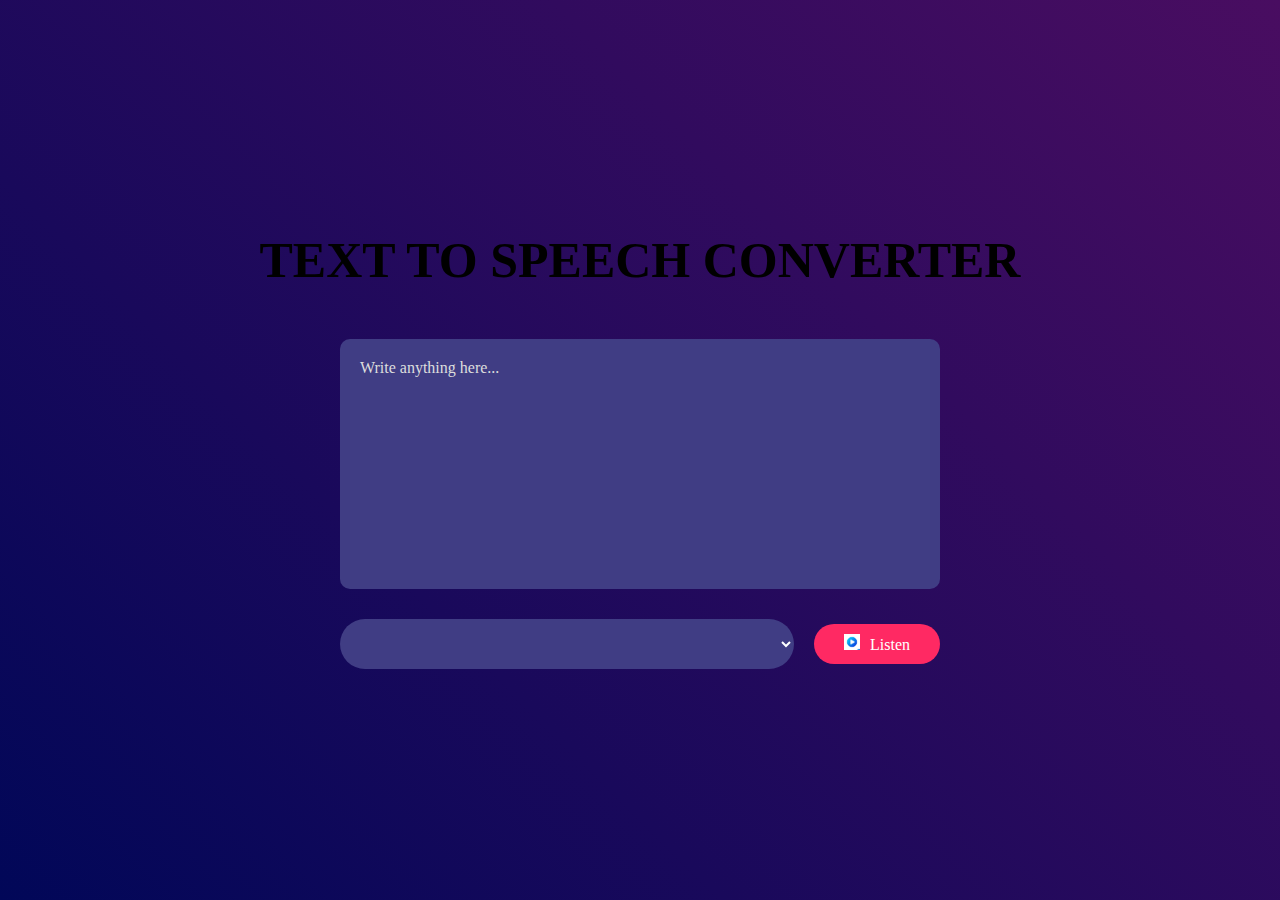
<file: project10.html>
<!DOCTYPE html>
<html lang="en">

<head>
    <meta charset="UTF-8">
    <meta name="viewport" content="width=device-width, initial-scale=1.0">
    <title>Text to speech converter</title>
    <link rel="stylesheet" href="project10.css">
</head>

<body>
    <div class="hero">
        <h2>TEXT TO SPEECH<span> CONVERTER</span></h2>
        <textarea placeholder="Write anything here..."></textarea>
        <div class="row">
            <select></select>
            <button><img src="32.jpg" alt="image">Listen</button>
        </div>
    </div>
    <script src="project10.js"></script>

</body>

</html>
</file>
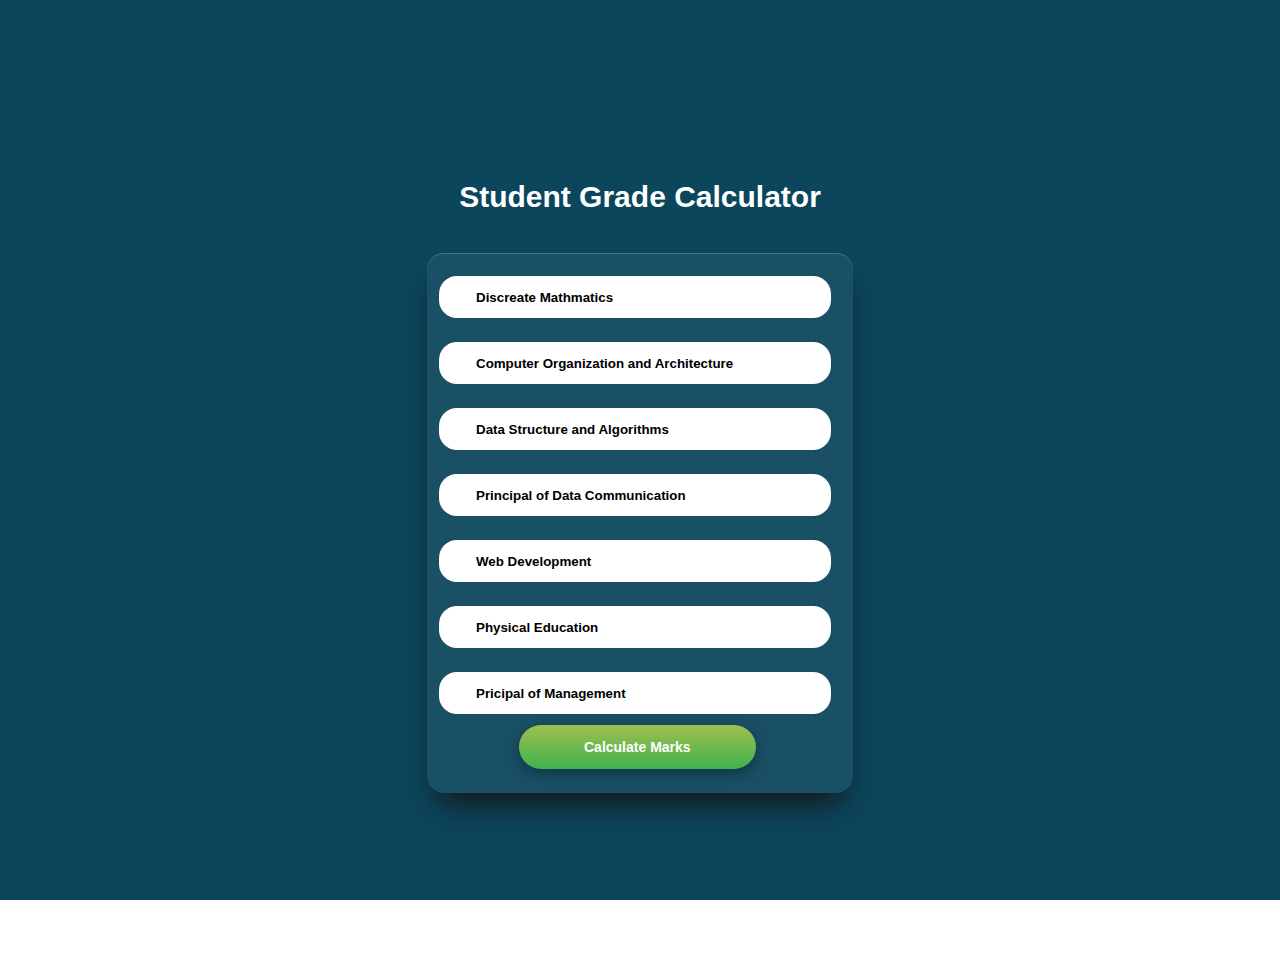
<file: project2.html>
<!DOCTYPE html>
<html lang="en">

<head>
    <meta charset="UTF-8">
    <meta name="viewport" content="width=device-width, initial-scale=1.0">
    <title>Grade calculator</title>
    <link rel="stylesheet" href="project2.css">
</head>

<body>
    <div class="container">
        <h2>Student Grade Calculator</h2>
        <div class="flex-box">
            <div class="card">
                <div class="input">
                    <input type="number" id="dms" placeholder="Discreate Mathmatics">
                    <input type="number" id="coa" placeholder="Computer Organization and Architecture">
                    <input type="number" id="dsa" placeholder="Data Structure and Algorithms">
                    <input type="number" id="pdc" placeholder="Principal of Data Communication">
                    <input type="number" id="webd" placeholder="Web Development">
                    <input type="number" id="pe" placeholder="Physical Education">
                    <input type="number" id="pom" placeholder="Pricipal of Management">
                    

                    <button onclick="cal()">Calculate Marks</button>
                    <p id="demo"></p>
                    <p id="demo1"></p>
                    <p id="demo2"></p>
                </div>
            </div>
        </div>
    </div>
    <script src="project2.js"></script>
</body>

</html>
</file>
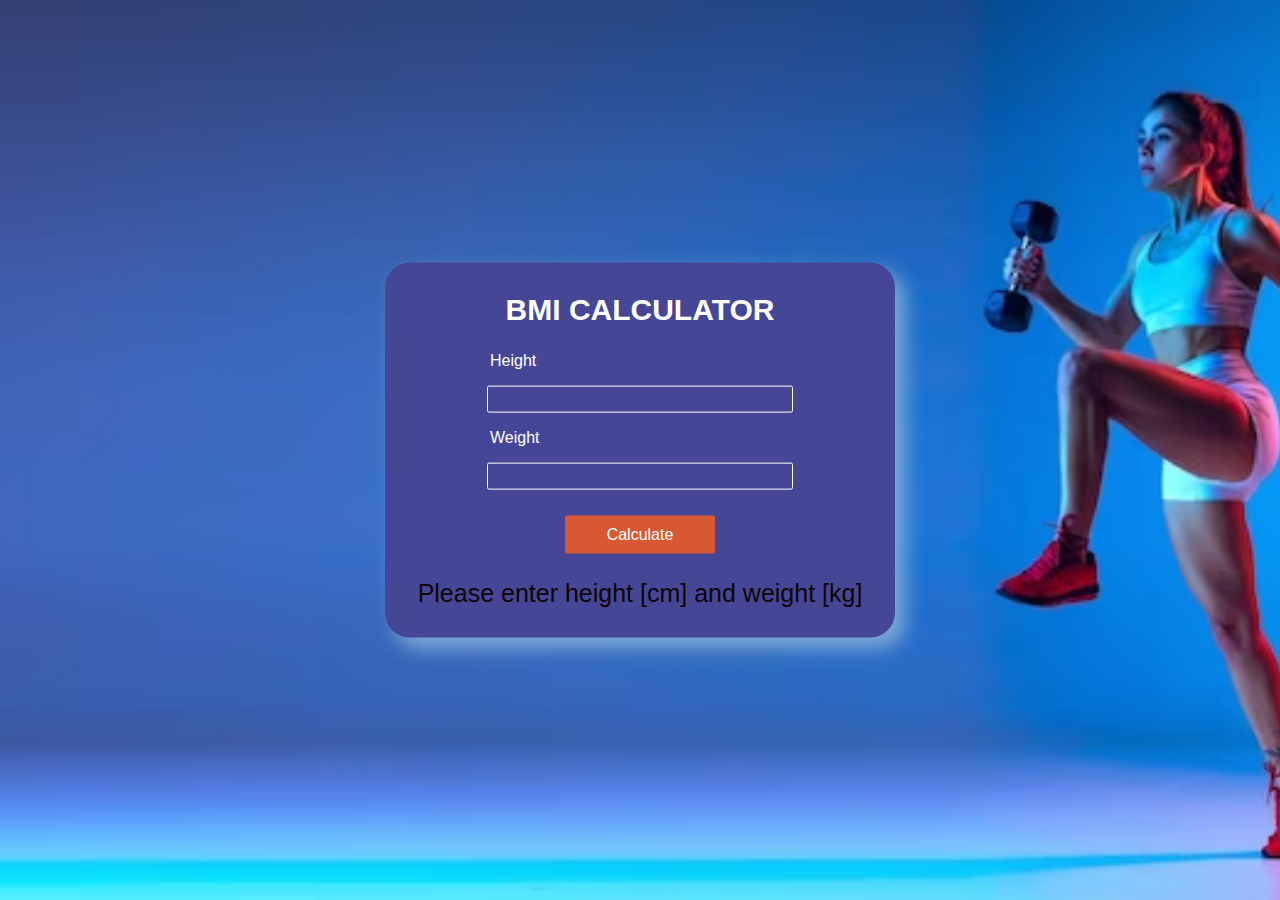
<file: project4.html>
<!DOCTYPE html>
<html lang="en">
<head>
    <meta charset="UTF-8">
    <meta name="viewport" content="width=device-width, initial-scale=1.0">
    <title>BMI calculator</title>
    <link rel="stylesheet" href="project4.css">
</head>
<body>
    <div>
        <h2>BMI CALCULATOR</h2>
        <p class="text">Height</p>
        <input type="text" id="height">
        <p class="text">Weight</p>
        <input type="text" id="weight">
        <p id="result"></p>
        <button id="btn" onclick="bmi()">Calculate</button>
        <p id="info">Please enter height [cm] and weight [kg]</p>
    </div>
    
    <script src="project4.js"></script>
</body>
</html>
</file>
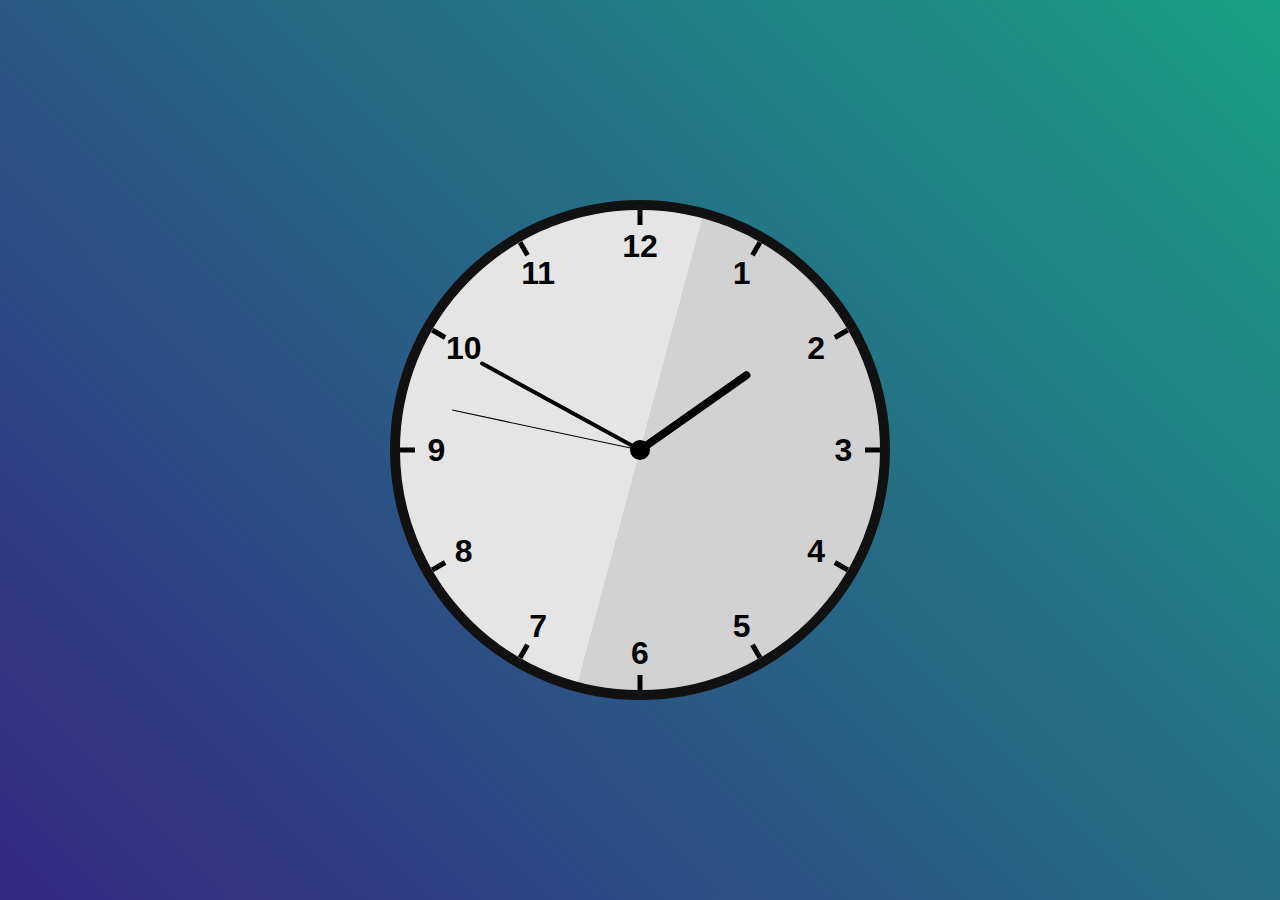
<file: project7.html>
<!DOCTYPE html>
<html lang="en">
<head>
    <meta charset="UTF-8">
    <meta name="viewport" content="width=device-width, initial-scale=1.0">
    <title>Analog clock</title>
    <link rel="stylesheet" href="project7.css">
</head>
<body>

    
    <div class="clock">
        <div class="num num1">
            <div>1</div>
        </div>
        <div class="num num2">
            <div>2</div>
        </div>
        <div class="num num3">
            <div>3</div>
        </div>
        <div class="num num4">
            <div>4</div>
        </div>
        <div class="num num5">
            <div>5</div>
        </div>
        <div class="num num6">
            <div>6</div>
        </div>
        <div class="num num7">
            <div>7</div>
        </div>
        <div class="num num8">
            <div>8</div>
        </div>
        <div class="num num9">
            <div>9</div>
        </div>
        <div class="num num10">
            <div>10</div>
        </div>
        <div class="num num11">
            <div>11</div>
        </div>
        <div class="num num12">
            <div>12</div>
        </div>

        <div class="hand" id="sec">
            <div class="sec"></div>
        </div>
        <div class="hand" id="min">
            <div class="min"></div>
        </div>
        <div class="hand" id="hour">
            <div class="hour"></div>
        </div>

    </div>
    <script src="project7.js"></script>
</body>
</html>
</file>
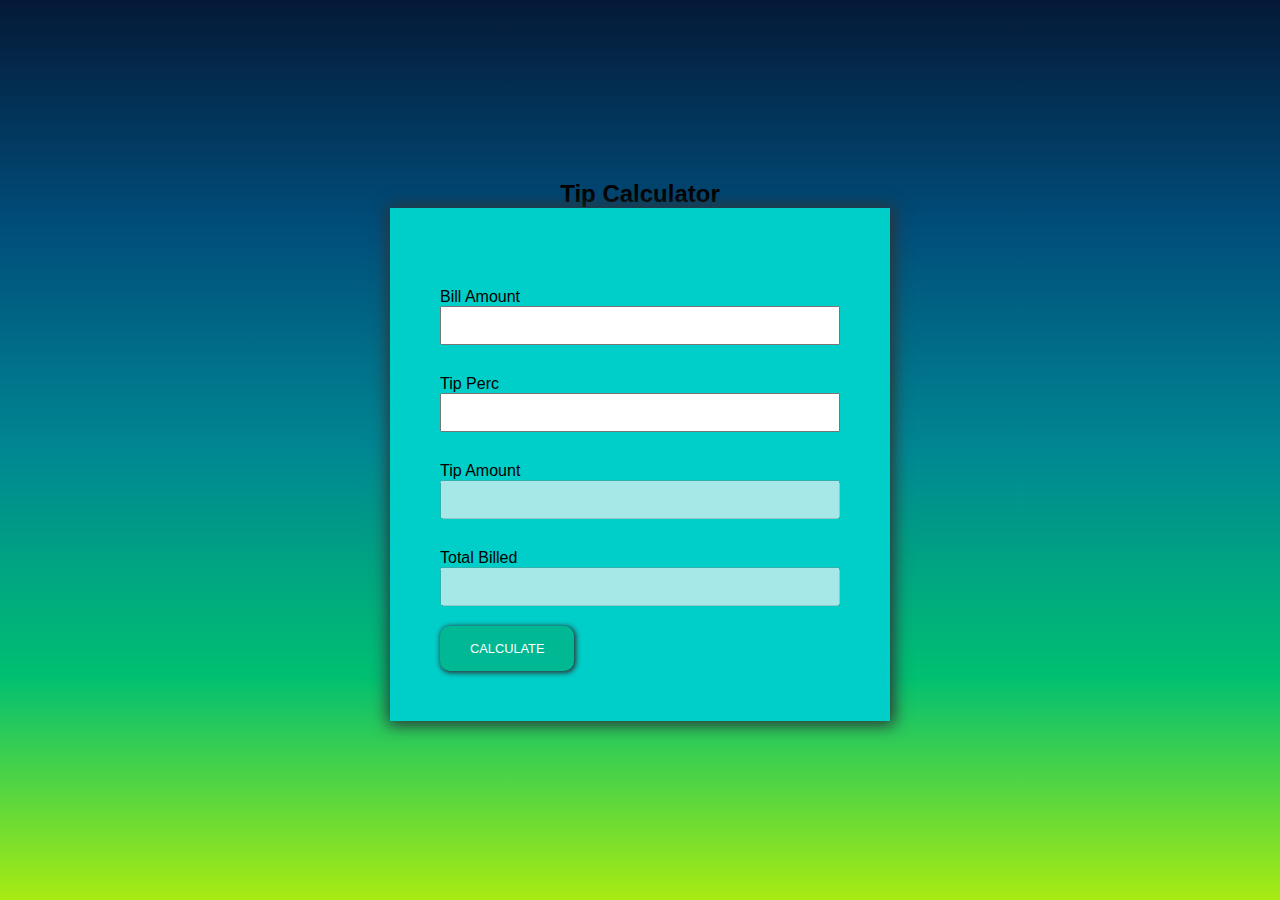
<file: Material/project51.html>
<!DOCTYPE html>
<html lang="en">

<head>
    <meta charset="UTF-8">
    <meta name="viewport" content="width=device-width, initial-scale=1.0">
    <title>Tip Calculator</title>
    <link rel="stylesheet" href="project51.css">
</head>

<body>
    <main>
        <h2>Tip Calculator</h2>
        <div>

            <label>Bill Amount</label>
            <input type="text" name="" id="bill_amount">
            <br>
            <label>Tip perc</label>
            <input type="text" name="" id="tip_perc">
            <br>
            <label>Tip Amount</label>
            <input type="text" name="" id="tip_amount" disabled>
            <br>
            <label>Total billed</label>
            <input type="text" name="" id="total_billed" disabled>
            <br>

            <button onclick="tipcal()">Calculate</button>

        </div>
    </main>
    <script src="project51.js"></script>
</body>

</html>
</file>
<file: project10.css>
*{
    margin: 0;
    padding: 0;
    font-family: serif;
    box-sizing: border-box;
}

.hero{
    width: 100%;
    min-height:100vh;
    background: linear-gradient(45deg,#010758,#490d61);
    display: flex;
    align-items: center;
    justify-content: center;
    flex-direction: column;

}


h2{
    padding-bottom: 50px;
    font-size: 50px;
}
.hero h1{
    font-size: 45px;
    font-weight: 500;
    margin-top: -50px;
    margin-bottom: 50px;

}

.hero h1 span{
    color: #ff2963;
}

textarea{
    width: 600px;
    height: 250px;
    background: #403d84;
    color: #fff;
    font-size: 15px;
    border: 0;
    outline: 0;
    padding: 20px;
    border-radius: 10px;
    resize: none;
    margin-bottom: 30px;
}

textarea::placeholder{
    font-size: 16px;
    color: #ddd;
}
.row{
    width: 600px;
    display: flex;
    align-items: center;
    gap: 20px;

}

button{
    background:#ff2963;
    color: #fff;
    font-size: 16px;
    padding: 10px 30px;
    border-radius: 35px;
    border: 0;
    outline: 0;
    cursor: pointer;
}

button img{
    width: 16px;
    margin-right:10px;
}

select{
    flex:1;
    color: #fff;
    background: #403d84;
    height: 50px;
    padding: 0 20px;
    outline: 0;
    border: 0;
    border-radius: 35px;
    background-image: url();
    background-repeat: no-repeat;
    background-size: 15px;
    background-position-x: calc(100% -20px);
    background-position-y:20px;
}
</file>
<file: project2.css>
*{
    margin: 0;
    padding: 0;
    box-sizing: border-box;
}

.container{
    width: 100%;
    height: 100vh;
    background-color: #0c465d;
}

.container .card{
    height:60vh;
    width: 426px;
    border-radius: 17px;
    background: rgb(255 255 255 / 6%);
    border-top: 1px solid rgba(255,255,255,0.2);
    box-shadow: rgb(21 21 22)0px 20px 30px -10px;

}

.flex-box{
    display: flex;
    justify-content: center;
    align-items: center;
    min-height: 100vh;

}

h2{
    position: relative;
    top: 20%;
    text-align: center;
    padding-bottom: 39px;
    font-size: 30px;
    color:#fff;
    font-family: sans-serif;

}

.input{
    margin: 10px 0px;
}

.input input{
    width: 92%;
    height: 42px;
    margin: 12px;
    outline: none;
    border: none;
    font-weight: bold;
    text-indent: 20px;
    border-radius: 18px;
    padding:3px 2px;
    transition: transform 1s;

}

.input input:hover{
    transform:perspective(200px) rotateY(10deg);

}
::placeholder{
    font-weight:bold;
    text-indent: 30px;
    padding: 3px 5px;
    color: #000;

}


button{
    cursor: pointer;
    outline: none;
    border: none;
    font-weight: bold;
    padding: 14px 65px;
    color: #fff;
    margin: -1px 92px;
    font-size: 14px;
    border-radius: 31px;
    box-shadow: rgba(0,0,0,0.35) 0px 5px 15px;
    background-image: linear-gradient(#9ec14c,#41b14f);
    transition: transform 1s;
}

botton:hover{
transform:perspective(200px) rotateY(10deg);
    ;
}

p{
    font-weight: bold;
    padding: 3px 15px;
    color: #fff;
    text-align: center;



}
</file>
<file: project4.css>
body{
    margin: 0;
    padding: 0;
    text-align: center;
    font-family: sans-serif;
    height: 100vh;
    background-image: url("72.avif");
    background-size: cover;
    background-repeat: no-repeat;

}

div{
    width: 500px;
    position: absolute;
    top: 50%;
    left: 50%;
    background-color:rgb(70, 70, 150);
    transform: translate(-50%,-50%);
    padding: 5px;
    border-radius: 25px;
    box-shadow: 10px 10px 20px #80abd6;

}

h2{
    font-size: 30px;
    font-weight: 600;
    color: #fff;

}

.text{
    text-align: left;
    margin-left: 100px;
    color: #fff;

}

#weight, #height{
    color: #fff;
    text-align: left;
    font-size: 20px;
    font-weight: 200;
    border: 1px solid #fff;
    width: 300px;
    background-color: transparent;
    border-radius: 2px;
    outline: none;
}

#result{
    color: #fff;
}
#btn{
    font-size: inherit;
    margin-top: 10px;
    border: none;
    color: #fff;
    background-color: #d85834;
    width: 150px;
    padding: 10px;
    cursor: pointer;
    outline: none;
    border-radius: 2px;

}

#btn:hover{
    box-shadow: 10px 10px 10px #b58858;
    
}

#info{
    color: #0f0505;
    font-size: 25px;
    font-style: bold;
}
</file>
<file: project7.css>
*{
    padding: 0;
    margin: 0;
    box-sizing: border-box;
    font-family:"exo 2", sans-serif ;
}


body{
    width: 100vw;
    height: 100vh;
    overflow: hidden;
    display: flex;
    justify-content: center;
    align-items: center;
    background: linear-gradient(45deg, #352784,#19a085);

}

.clock{
    position: relative;
    width: 500px;
    height: 500px;
    overflow: hidden;
    border-radius: 250px;
    border: 10px solid #111;
    background-color: #fff;
}

.clock:after{
    content: '';
    position: absolute;
    width: 100%;
    height: 100%;
    top: 0;
    left: 0;
    background:linear-gradient(285deg,rgba(0,0,0,0.175) 50%, rgba(0,0,0,0.1) 50%);

}


.clock:before{
    content: '';
    position: absolute;
    top: 50%;
    left: 50%;
    transform: translate(-50%,-50%);
    width: 20px;
    height: 20px;
    background-color: black;
    border-radius: 50%;
    
    
}

.num{
    position: absolute;
    width: 100%;
    height: 100%;
    top: 0;
    left: 0;
    text-align:center;
    font-size: 2rem;
    font-weight: 700;
    padding: 18px;
}
.num:after{
    content:'';
    position: absolute;
    top: 0;
    left: 50%;
    transform: translateX(-50%);
    width: 5px;
    height: 15px;
    background-color: black;

}


.num1{
    transform: rotate(30deg);
}
.num1 div{
    transform: rotate(-30deg);
}

.num2{
    transform: rotate(60deg);
}
.num2 div{
    transform: rotate(-60deg);
}

.num3{
    transform: rotate(90deg);
}
.num3 div{
    transform: rotate(-90deg);
}

.num4{
    transform: rotate(120deg);
}
.num4 div{
    transform: rotate(-120deg);
}

.num5{
    transform: rotate(150deg);
}
.num5 div{
    transform: rotate(-150deg);
}

.num6{
    transform: rotate(180deg);
}
.num6 div{
    transform: rotate(-180deg);
}

.num7{
    transform: rotate(210deg);
}
.num7 div{
    transform: rotate(-210deg);
}

.num8{
    transform: rotate(240deg);
}
.num8 div{
    transform: rotate(-240deg);
}

.num9{
    transform: rotate(270deg);
}
.num9 div{
    transform: rotate(-270deg);
}

.num10{
    transform: rotate(300deg);
}
.num10 div{
    transform: rotate(-300deg);
}

.num11{
    transform: rotate(330deg);
}
.num11 div{
    transform: rotate(-330deg);
}


.hand{
    position: absolute;
    top: 0;
    left: 0;
    width: 100%;
    height:100%;

}

.hand div{
    position: absolute;
    bottom: 50%;
    left: 50%;
    transform: translateX(-50%);
    background-color: #000;
}
.sec{
    width: 1px;
    height:40%;
}

.min{
    height: 38%;
    width: 4px;
    border-radius: 2px;
}
.hour{
    height: 28%;
    width: 8px;
    border-radius: 4px;
}
#sec{
    transform: rotate(100deg);
}
</file>
<file: Material/project51.css>
*{
    margin: 0;;
    padding: 0;
    box-sizing: border-box;
    font-family: sans-serif;
}

main{
    height: 100vh;
    background: linear-gradient(#051937,#004d7a,#008793,#00bf72,#a8eb12);
    display: flex;
    align-items: center;
    justify-content: center;
    flex-direction: column;
}

div{
    max-width: 500px;
    height: auto;
    background-color: #00cec9;
    padding: 50px;
    box-shadow: 1px 1px 15px 3px #2d3436;
}

h1{
    margin-bottom: 10px;
    text-shadow: 1px 2px 1px white;
    text-transform: capitalize;

}

label{
    display: block;
    text-transform: capitalize;
    margin-top: 30px;
}

input{
    width: 400px;
    padding: 10px 0;
}

button{
    border-radius: 10px;
    padding: 15px 30px;
    font-size: 0.8rem;
    text-transform: uppercase;
    border: none;
    color: white;
    background: #00b894;
    box-shadow: 1px 1px 5px 1px #2d3436 ;
    margin-top: 20px;

}
</file>
